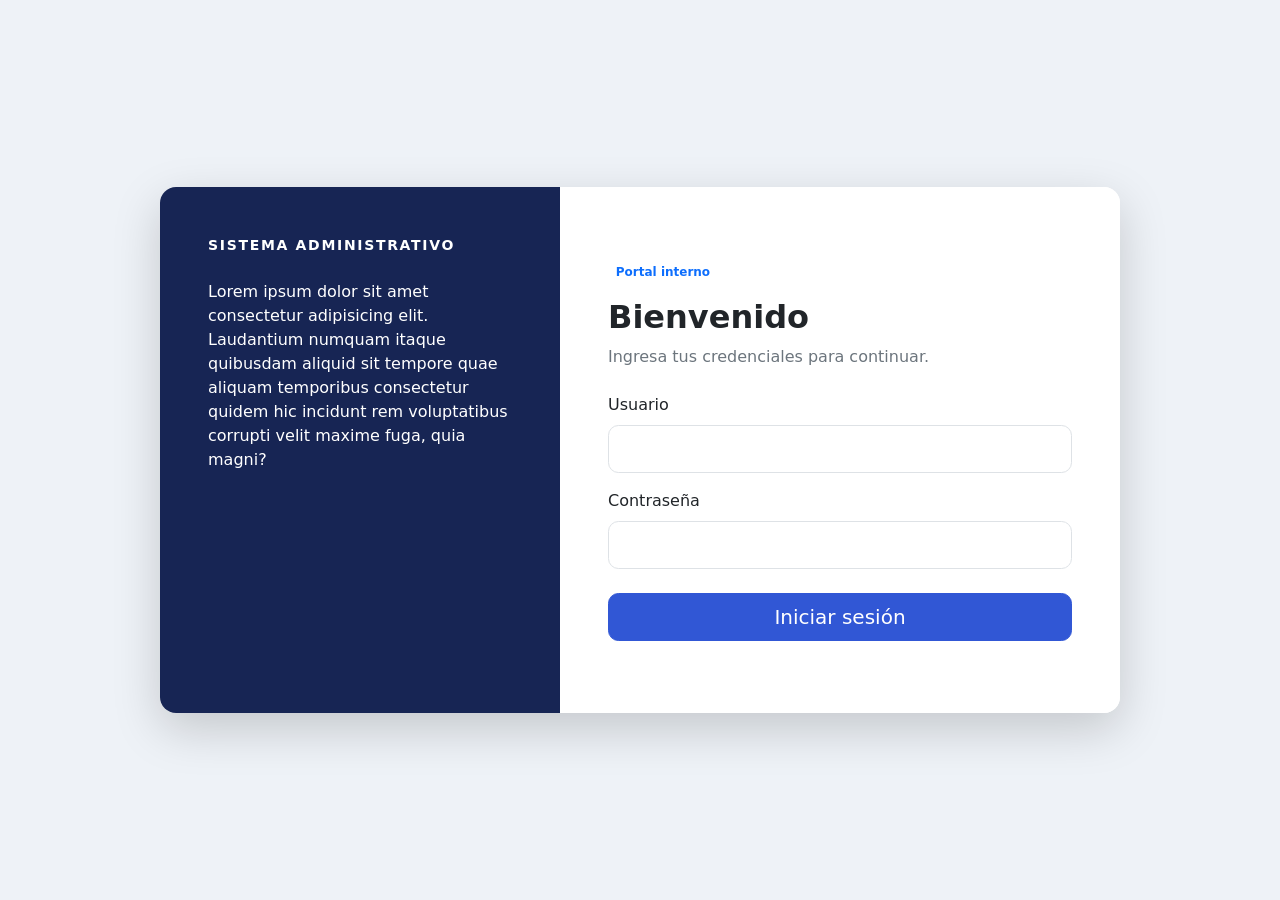
<file: frontend/index.html>
<!doctype html>
<html lang="es">
<head>
    <meta charset="utf-8">
    <meta name="viewport" content="width=device-width, initial-scale=1">
    <title>Acceso | Gestión empresarial</title>
    <!-- Bootstrap proporciona la grilla, componentes y estilos base de la aplicación. -->
    <link href="https://cdn.jsdelivr.net/npm/bootstrap@5.3.8/dist/css/bootstrap.min.css" rel="stylesheet">
    <link href="css/styles.css" rel="stylesheet">
</head>
<body class="login-page">
    <!-- Vista de autenticación: el formulario envía las credenciales al controller de login. -->
    <main class="container min-vh-100 d-flex align-items-center justify-content-center py-5">
        <div class="card login-card border-0 shadow-lg">
            <div class="row g-0">
                <section class="col-lg-5 brand-panel text-white p-5 d-none d-lg-flex flex-column justify-content-between">
                    <div>
                        <p class="text-uppercase small fw-semibold letter-spacing mb-4">Sistema administrativo</p>
                        <p>Lorem ipsum dolor sit amet consectetur adipisicing elit. Laudantium numquam itaque quibusdam aliquid sit tempore quae aliquam temporibus consectetur quidem hic incidunt rem voluptatibus corrupti velit maxime fuga, quia magni?</p>
                    </div>
                </section>
                <section class="col-lg-7 bg-white p-4 p-md-5">
                    <div class="py-lg-4">
                        <span class="badge rounded-pill text-bg-primary-subtle text-primary mb-3">Portal interno</span>
                        <h2 class="fw-bold">Bienvenido</h2>
                        <p class="text-secondary mb-4">Ingresa tus credenciales para continuar.</p>
                        <div id="alertContainer"></div>
                        <!-- Los nombres de los campos son utilizados por loginController.js. -->
                        <form id="loginForm">
                            <div class="mb-3">
                                <label for="username" class="form-label">Usuario</label>
                                <input type="text" class="form-control form-control-lg" id="username" name="username" autocomplete="username" required>
                            </div>
                            <div class="mb-4">
                                <label for="password" class="form-label">Contraseña</label>
                                <input type="password" class="form-control form-control-lg" id="password" name="password" autocomplete="current-password" required>
                            </div>
                            <button id="submitButton" class="btn btn-primary btn-lg w-100" type="submit">Iniciar sesión</button>
                        </form>
                    </div>
                </section>
            </div>
        </div>
    </main>
    <!-- Cada vista importa directamente su controller como módulo ES. -->
    <script type="module" src="js/controllers/loginController.js"></script>
</body>
</html>
</file>
<file: frontend/css/styles.css>
:root {
    --brand: #3157d5;
    --brand-dark: #172554;
}

/* Oculta las páginas protegidas hasta que /auth/me confirme la sesión. */
.auth-pending body { visibility: hidden; }
body { color: #172033; }
/* La interfaz usa colores sólidos para mantener una apariencia consistente. */
.login-page { background: #eef2f7; }
.login-card { width: min(960px, 100%); overflow: hidden; border-radius: 1.25rem; }
.brand-panel { min-height: 520px; background: var(--brand-dark); }
.brand-mark { display: inline-grid; place-items: center; width: 3rem; height: 3rem; border-radius: .85rem; color: white; background: rgba(255,255,255,.18); font-weight: 800; }
.brand-mark-sm { width: 2rem; height: 2rem; border-radius: .55rem; font-size: .8rem; }
.letter-spacing, .section-label { letter-spacing: .12em; }
.app-navbar { background: var(--brand-dark); }
.section-label { color: var(--brand); text-transform: uppercase; font-size: .75rem; font-weight: 800; }
.card, .modal-content { border-radius: 1rem; }
.table > :not(caption) > * > * { padding: 1rem; }
.table thead th { background: #f8fafc; color: #64748b; font-size: .75rem; letter-spacing: .04em; text-transform: uppercase; white-space: nowrap; }
.form-control, .form-select, .btn { border-radius: .65rem; }
.btn-primary { background-color: var(--brand); border-color: var(--brand); }
</file>
